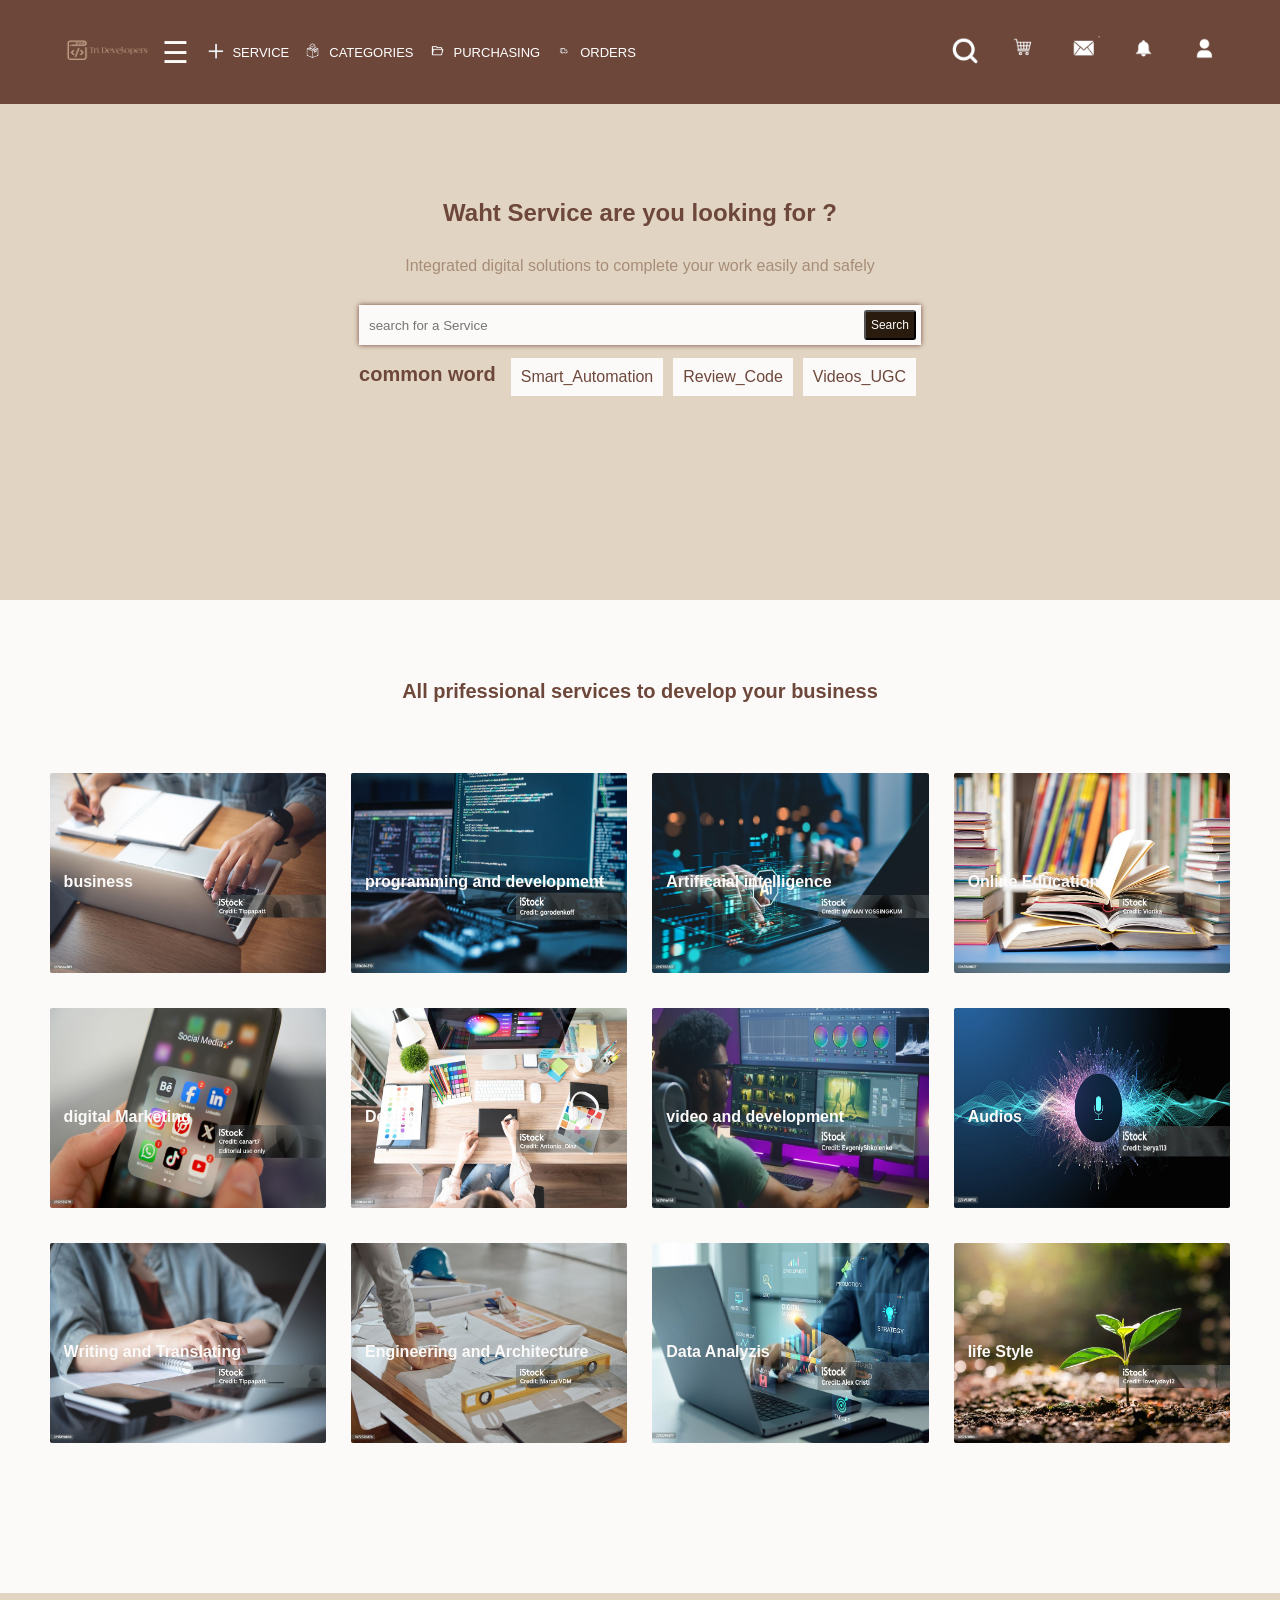
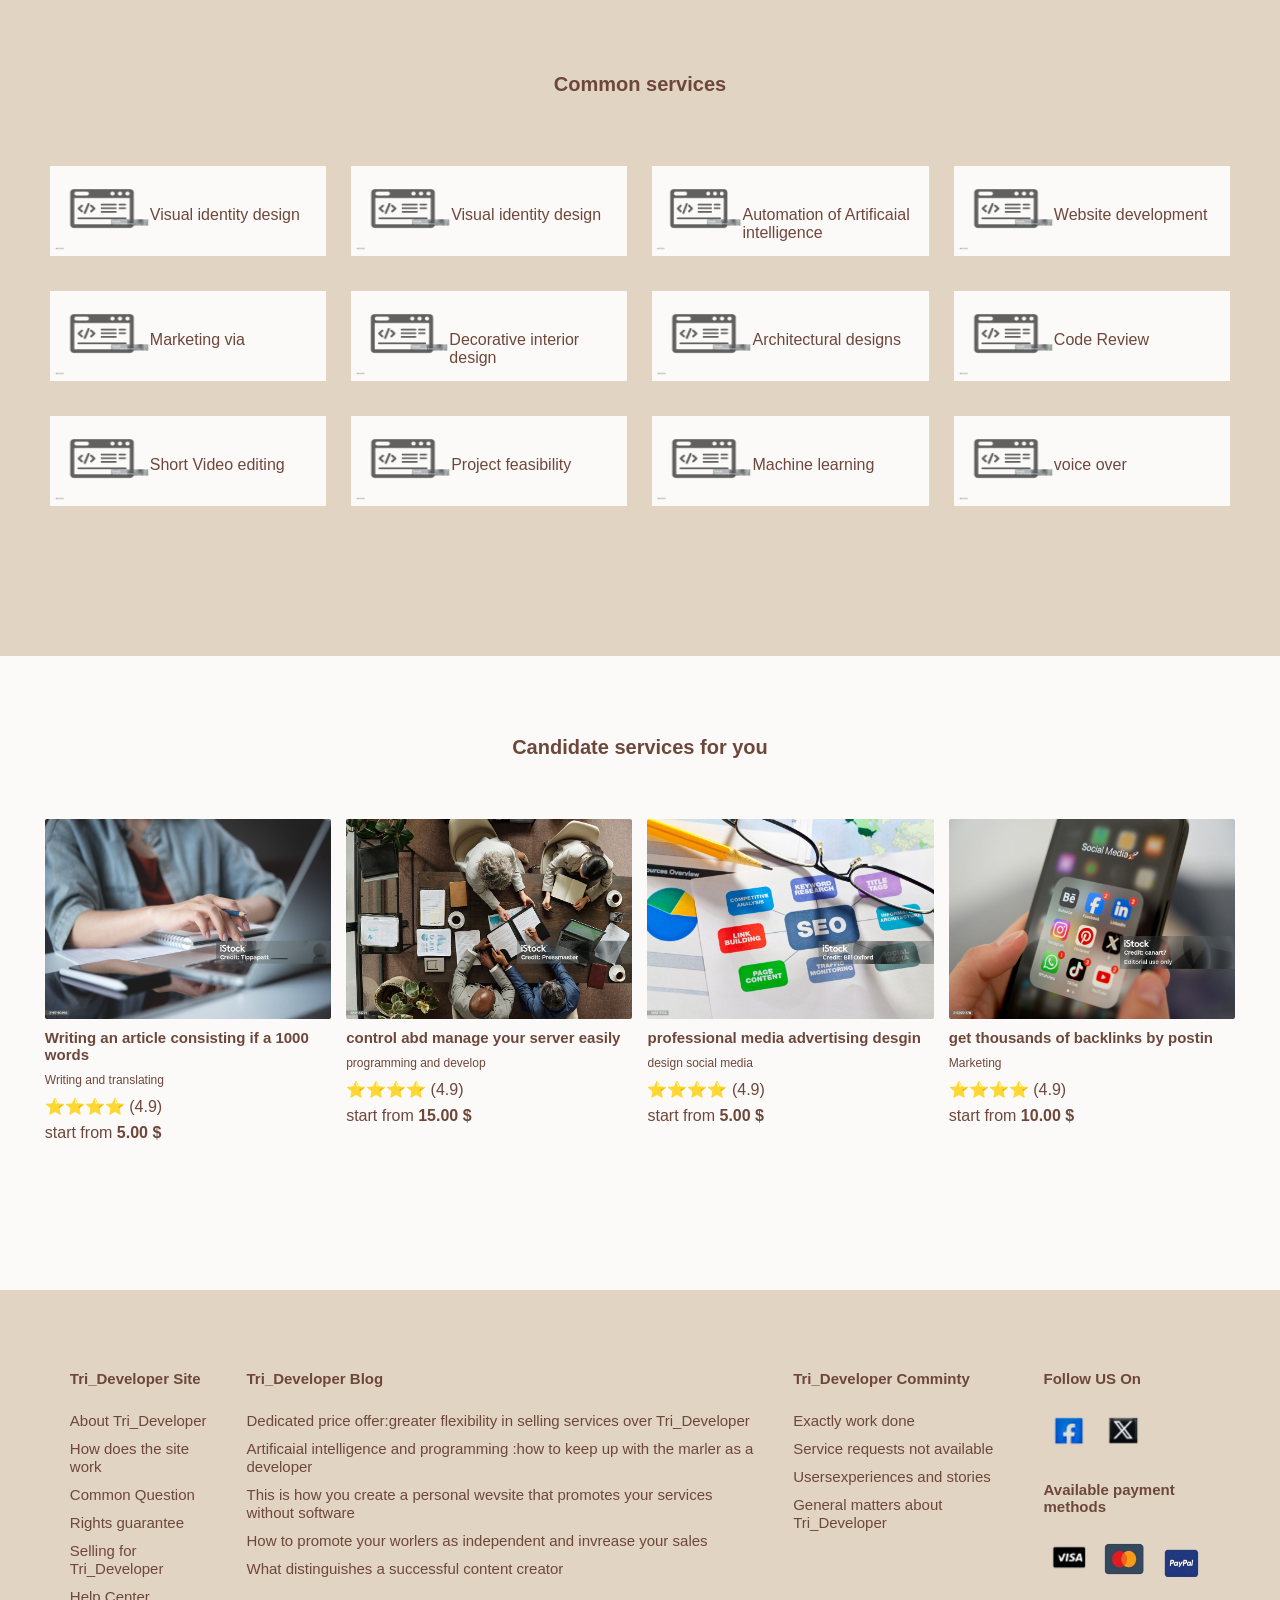
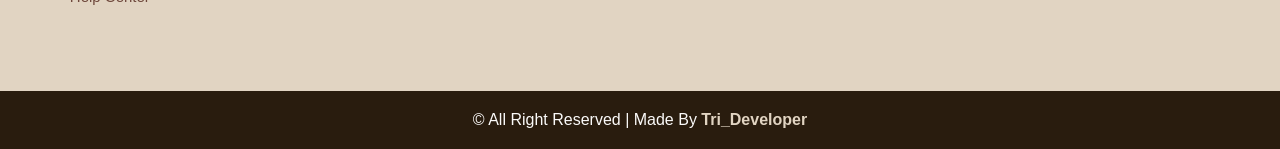
<file: Tri_Developer/index.html>
<!DOCTYPE html>
<html lang="en">

<head>
    <meta charset="UTF-8">
    <meta name="viewport" content="width=device-width, initial-scale=1.0">
    <link rel="stylesheet" href="css\style.css">
    <script src="Lola\servicePage_script.js"></script>
    <title>Tri_Developer</title>
</head>

<body>
    <!-- header start -->
    <header id="header">
        <div class="container">
            <nav class="navbar">
                <!-- left -->
                <div class="left_nav">
                    <div class="logo"> <a href="#"><img src="image\Logo.png" alt="Tri_Developers.logo"></a>
                    </div>
                    <div class="dropdown">
                        <span>☰</span>
                    </div>

                    <div class="list_icons">
                        <ul>

                            <li><a href="Lola\ServicesPage.html"><img src="image\add.png" alt="add_service"
                                        class="icons"><span>
                                        SERVICE</span></a></li>
                            <li><a href=""><img src="image\category.png" alt="category"
                                        class="icons"><span>CATEGORIES</span></a>
                            </li>
                            <li class="purchase"><a href=""><img src="image\folder.png" alt="purchasing"
                                        class="icons"><span>PURCHASING</span></a>
                                <div class="dropdown_pur">
                                    <p>There is no Orders</p>

                                    <a href="pur.html"><img src="image\folder.png" alt="orders" class="icons"><span>All
                                            purchasing</span></a>
                                </div>
                            </li>
                            <li class="Orders"> <a href=""><img src="image\truck.png" alt="orders"
                                        class="icons"><span>ORDERS</span></a>
                                <div class="dropdown_Order">
                                    <p>There is no Orders</p>

                                    <a href="orders.html"><img src="image\truck.png" alt="orders"
                                            class="icons"><span>All Orders</span></a>
                                </div>

                            </li>
                        </ul>
                    </div>
                </div>

                <!-- right  -->
                <div class="right_nav">



                    <ul>
                        <li><a href="#search" title="Search" style="cursor :pointer;"><img src="image\search.png"
                                    alt="Search" class="icons">
                        </li>
                        <li class="Cart"><a href="" title="Shoping Cart"><img src="image\cart.png" alt="cart"
                                    class="icons">
                                <div class="dropdown_Cart">
                                    <p>There is no shopping cart</p>

                                    <a href="shopping-cart.html"><img src="image\cart.png" alt="Cart"
                                            class="icons"><span>All shopping cart</span></a>
                                </div>
                        </li>
                        <li class="Messages"><a href="" title="messages"><img src="image\message.png" alt="message"
                                    class="icons"></a>
                            <div class="dropdown_Messages">
                                <p>There is no Messages</p>

                                <a href="Messages.html"><img src="image\message.png" alt="message"
                                        class="icons"><span>All Messages</span></a>
                            </div>
                        </li>
                        <li class="notification"><a href="" title="Notification"><img src="image\notification.png"
                                    alt="notification" class="icons"></a>
                            <div class="dropdown_notification">
                                <p>There is no Notification</p>

                                <a href="notification.html"><img src="image\notification.png" alt="Notification"
                                        class="icons"><span>All Notification</span></a>
                            </div>
                        </li>
                        <li><a href="myaccount.html" title="Profile"><img src="image\profile.png" alt="profile"
                                    class="icons"> </a>
                        </li>
                    </ul>
                </div>

            </nav>
        </div>
    </header>
    <!-- header end -->

    <section class="hero">
        <div class="container">

            <h2>Waht Service are you looking for ?</h2>
            <p>Integrated digital solutions to complete your work easily and safely</p>
            <form action="Lola\ServicesPage.html">
                <input type="text" name="Search_words" id="search" placeholder="search for a Service">
                <button>Search</button>

            </form>
            <div class="common_word">
                <h1>common word</h1>
                <ul>
                    <li onclick="select('Smart_Automation')">Smart_Automation</li>
                    <li onclick="select(Review_Code)">Review_Code</li>
                    <li onclick="select(Videos_UGC)">Videos_UGC</li>
                </ul>
            </div>
        </div>
    </section>
    <main>
        <section class="All_Services">
            <div class="container">
                <h1>All prifessional services to develop your business</h1>
                <div class="row">
                    <div class="col">
                        <span>business</span>
                        <a href=""><img src="image\Business.jpg" alt="business"></a>
                    </div>
                    <div class="col">
                        <span>programming and development</span>
                        <a href=""><img src="image\Coding.jpg" alt="programming and development"></a>
                    </div>
                    <div class="col">
                        <span>Artificaial intelligence</span>
                        <a href=""><img src="image\AI.jpg" alt="Artificaial intelligence"></a>
                    </div>
                    <div class="col">
                        <span>Online Education</span>
                        <a href=""><img src="image\Eduction.jpg" alt="Online Education"></a>
                    </div>
                    <div class="col">
                        <span>digital Marketing</span>
                        <a href=""><img src="image\Social.jpg" alt="digital Marketing"></a>
                    </div>
                    <div class="col">
                        <span>Design</span>
                        <a href=""><img src="image\Design.jpg" alt="Design"></a>
                    </div>
                    <div class="col">
                        <span>video and development</span>
                        <a href=""><img src="image\Editor.jpg" alt="video and development"></a>
                    </div>
                    <div class="col">
                        <span>Audios</span>
                        <a href=""><img src="image\Voices.jpg" alt="Audios"></a>
                    </div>
                    <div class="col">
                        <span>Writing and Translating</span>
                        <a href=""><img src="image\Writing.jpg" alt="Writing and Translating"></a>
                    </div>
                    <div class="col">
                        <span>Engineering and Architecture</span>
                        <a href=""><img src="image\Architcure.jpg" alt="Engineering and Architecture"></a>
                    </div>
                    <div class="col">
                        <span>Data Analyzis</span>
                        <a href=""><img src="image\Data.jpg" alt="Data Lifestyle"></a>
                    </div>
                    <div class="col">
                        <span>Iife Style</span>
                        <a href=""><img src="image\Life.jpg" alt="Engineering and Architecture"></a>
                    </div>


                </div>
            </div>
        </section>
        <section class="Common_Services">
            <div class="container">
                <h1>Common services</h1>
                <div class="row">
                    <div class="col">
                        <img src="image\common-service.png" alt="Visual identity design">
                        <a href="">Visual identity design</a>
                    </div>
                    <div class="col">
                        <img src="image\common-service.png" alt="Visual identity design">
                        <a href="">Visual identity design</a>
                    </div>
                    <div class="col">
                        <img src="image\common-service.png" alt="Automation of Artificaial intelligence">
                        <a href="">Automation of Artificaial intelligence</a>
                    </div>
                    <div class="col">
                        <img src="image\common-service.png" alt="Website development">
                        <a href="">Website development</a>
                    </div>
                    <div class="col">
                        <img src="image\common-service.png" alt="Marketing via">
                        <a href="">Marketing via</a>
                    </div>
                    <div class="col">
                        <img src="image\common-service.png" alt="Decorative interior design">
                        <a href="">Decorative interior design</a>
                    </div>
                    <div class="col">
                        <img src="image\common-service.png" alt="Architectural designs">
                        <a href="">Architectural designs</a>
                    </div>
                    <div class="col">
                        <img src="image\common-service.png" alt="Code Review">
                        <a href="">Code Review</a>
                    </div>
                    <div class="col">
                        <img src="image\common-service.png" alt="Short Video editing">
                        <a href="">Short Video editing </a>
                    </div>
                    <div class="col">
                        <img src="image\common-service.png" alt="Project feasibility">
                        <a href="">Project feasibility</a>
                    </div>
                    <div class="col">
                        <img src="image\common-service.png" alt="Machine learning">
                        <a href="">Machine learning</a>
                    </div>
                    <div class="col">
                        <img src="image\common-service.png" alt="voice over">
                        <a href="">voice over </a>
                    </div>

                </div>
            </div>
        </section>
        <section class="Recommend_Services">

            <div class="container">
                <h1>Candidate services for you</h1>
                <div class="row">

                    <div class="service_card">
                        <img src="image\Writing.jpg" alt="">

                        <div class="card_content">
                            <h3>Writing an article consisting if a 1000 words</h3>
                            <p class="category">Writing and translating</p>
                        </div>
                        <div class="rating"> ⭐⭐⭐⭐ (4.9)</div>
                        <div class="price">start from <span>5.00 $</span></div>
                    </div>
                    <div class="service_card">
                        <img src="image\project.jpg" alt="">

                        <div class="card_content">
                            <h3>control abd manage your server easily </h3>
                            <p class="category">programming and develop</p>
                        </div>
                        <div class="rating"> ⭐⭐⭐⭐ (4.9)</div>
                        <div class="price">start from <span>15.00 $</span></div>
                    </div>
                    <div class="service_card">
                        <img src="image\Seo.jpg" alt="">

                        <div class="card_content">
                            <h3>professional media advertising desgin </h3>
                            <p class="category">design social media</p>
                        </div>
                        <div class="rating"> ⭐⭐⭐⭐ (4.9)</div>
                        <div class="price">start from <span>5.00 $</span></div>
                    </div>
                    <div class="service_card">
                        <img src="image\Social.jpg" alt="">

                        <div class="card_content">
                            <h3>get thousands of backlinks by postin </h3>
                            <p class="category">Marketing</p>
                        </div>
                        <div class="rating">⭐⭐⭐⭐ (4.9)</div>
                        <div class="price">start from <span>10.00 $</span></div>
                    </div>
                </div>
            </div>
        </section>
    </main>

    <!-- footer start -->
    <footer>
        <!-- footer top -->
        <div class="footer_top">
            <div class="container">
                <div class="col">
                    <h3>Tri_Developer Site</h3>
                    <ul>
                        <li><a href="#">About Tri_Developer</a></li>
                        <li><a href="#">How does the site work</a></li>
                        <li><a href="#">Common Question</a></li>
                        <li><a href="#">Rights guarantee </a></li>
                        <li><a href="#">Selling for Tri_Developer</a></li>
                        <li><a href="Afaf\contact.html">Help Center</a></li>
                    </ul>
                </div>
                <div class="col">
                    <h3>Tri_Developer Blog</h3>
                    <ul>
                        <li><a href="#">Dedicated price offer:greater flexibility in selling services over
                                Tri_Developer</a></li>
                        <li><a href="#">Artificaial intelligence and programming :how to keep up with the marler as a
                                developer</a></li>
                        <li><a href="#">This is how you create a personal wevsite that promotes your services without
                                software </a></li>
                        <li><a href="#">How to promote your worlers as independent and invrease your sales</a></li>
                        <li><a href="#">What distinguishes a successful content creator</a></li>
                    </ul>
                </div>
                <div class="col">
                    <h3>Tri_Developer Comminty</h3>
                    <ul>
                        <li><a href="#">Exactly work done</a></li>
                        <li><a href="#">Service requests not available</a></li>
                        <li><a href="#">Usersexperiences and stories</a></li>
                        <li><a href="#">General matters about Tri_Developer </a></li>

                    </ul>
                </div>
                <div class="col">
                    <div class="follow_Us">
                        <h3>Follow US On</h3>
                        <div class="social_icons">
                            <a href="https://facebook.com" target="_blank"><img src="image\facebook-icon.png"
                                    alt="facebook"></a>
                            <a href="https://x.com" target="_blank"> <img src="image\X-icon.png" alt="X"></a>
                        </div>
                    </div>
                    <div class="Payment_Method">
                        <h3>Available payment methods</h3>
                        <div class="payment_icons">
                            <a href="https://www.paypal.com" target="_blank"> <img src="image\visaCard-icon.png"
                                    alt="visa-card"></a>
                            <a href="https://www.visa.com" target="_blank"><img src="image\master-card-icon.png"
                                    alt=""></a>
                            <a href="https://www.mastercard.com" target="_blank"> <img src="image\paypal-icon.png"
                                    alt=""></a>
                        </div>
                    </div>
                </div>

            </div>
        </div>
        <!-- copyrights -->
        <div class="copyright">
            <p>&copy; All Right Reserved | Made By <strong><a href="#">Tri_Developer</a></strong></p>
        </div>
    </footer>
    <!-- footer end -->
</body>

</html>
</file>
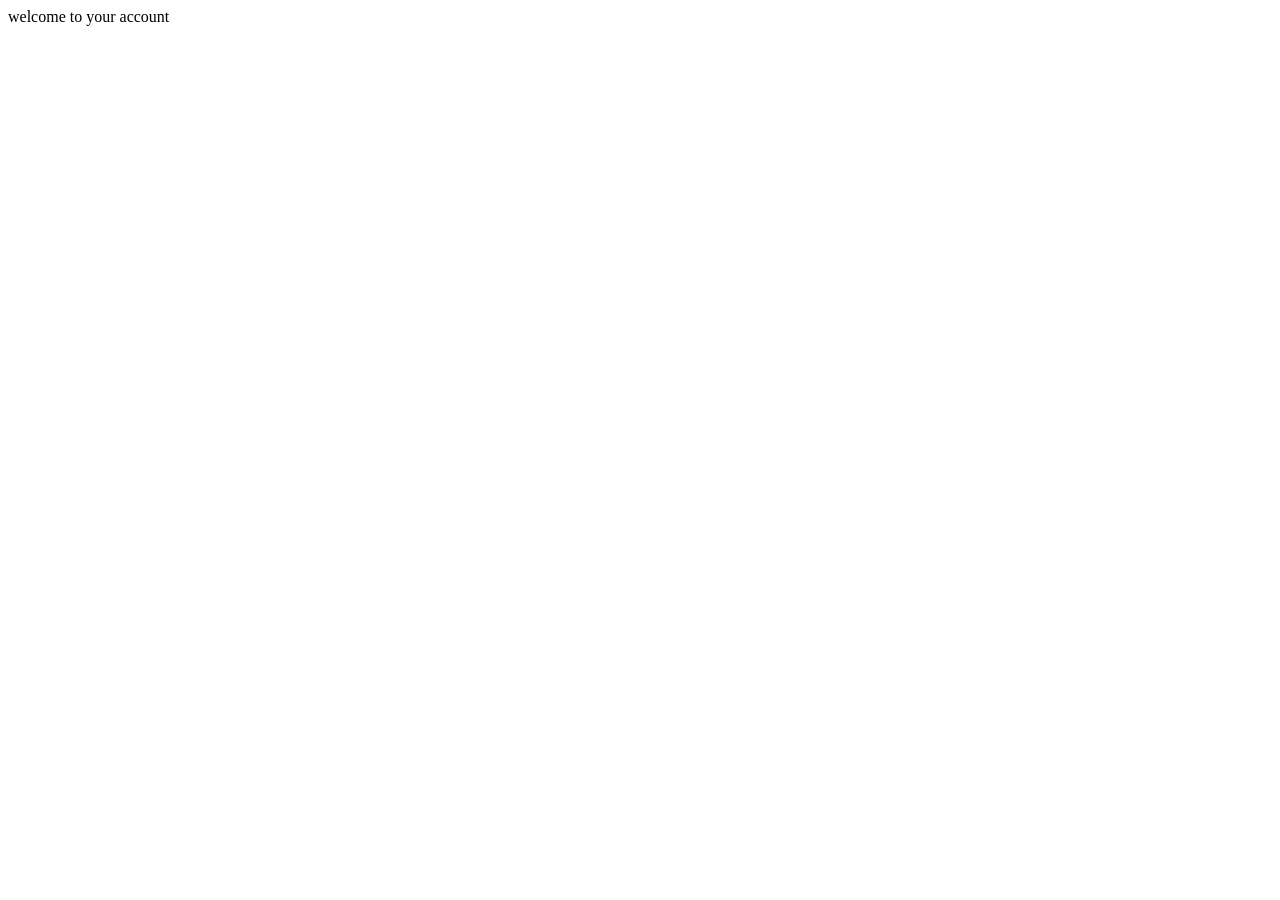
<file: Tri_Developer/myaccount.html>
<!DOCTYPE html>
<html lang="en">

<head>
    <meta charset="UTF-8">
    <meta name="viewport" content="width=device-width, initial-scale=1.0">
    <title>Document</title>
</head>

<body>
    welcome to your account
</body>

</html>
</file>
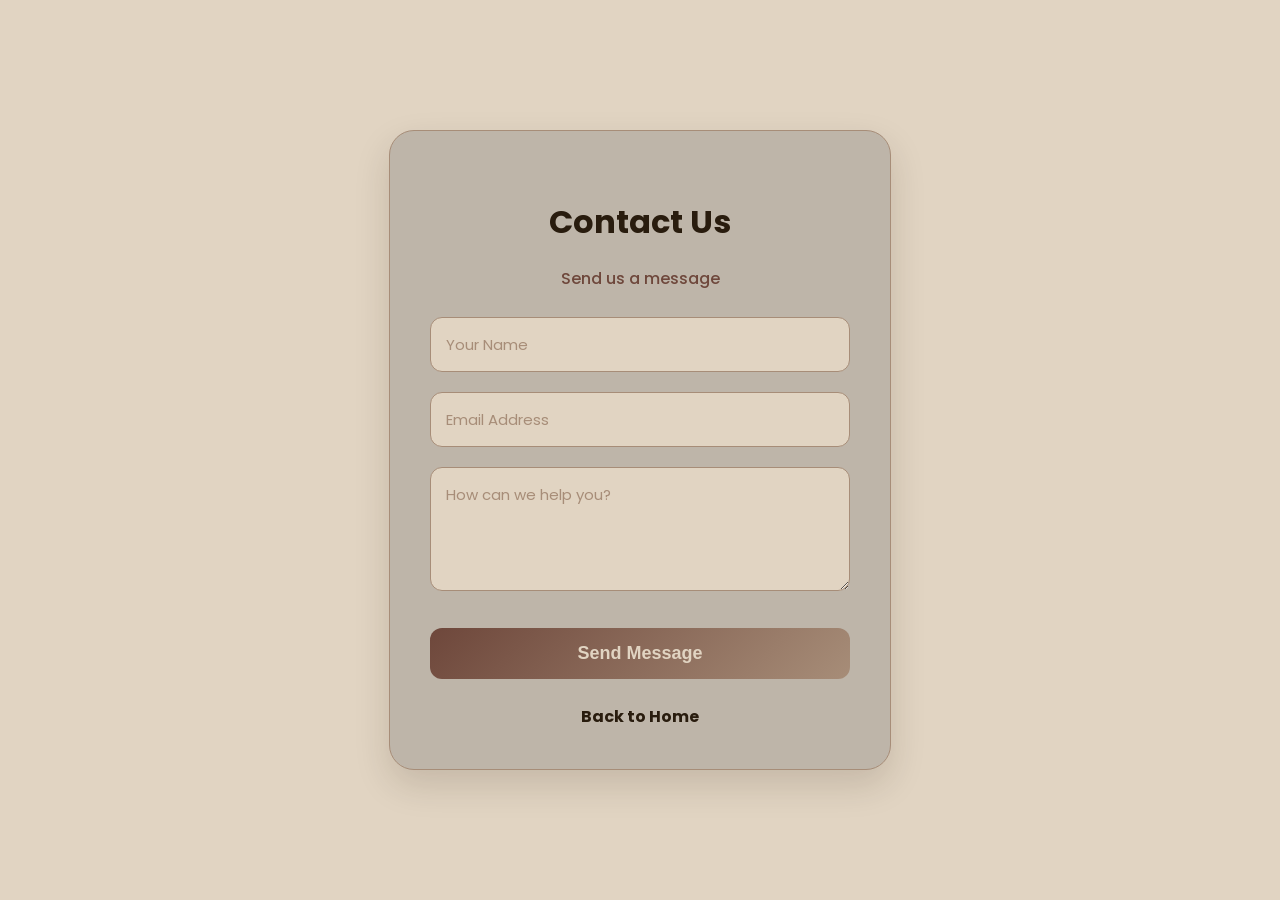
<file: Tri_Developer/Afaf/contact.html>
<!DOCTYPE html>
<html lang="en">

<head>
    <meta charset="UTF-8">
    <meta name="viewport" content="width=device-width, initial-scale=1.0">
    <title>Contact Us - Tri_Developer</title>
    <link href="https://fonts.googleapis.com/css2?family=Poppins:wght@300;500;700&display=swap" rel="stylesheet">
    <style>
        body {
            margin: 0;
            padding: 0;
            font-family: 'Poppins', sans-serif;
            background: #E1D4C2;
            display: flex;
            justify-content: center;
            align-items: center;
            min-height: 100vh;
            color: #291C0E;
        }

        .login-card {
            background: #BEB5A9;
            border-radius: 25px;
            border: 1px solid #A78D78;
            padding: 40px;
            width: 420px;
            text-align: center;
            box-shadow: 0 15px 35px rgba(41, 28, 14, 0.15);
        }

        h2 {
            color: #291C0E;
            font-size: 32px;
            margin-bottom: 20px;
            font-weight: 700;
        }

        p {
            color: #6E473B;
            font-weight: 500;
        }

        input,
        textarea {
            width: 100%;
            padding: 15px;
            margin: 10px 0;
            background: #E1D4C2;
            border: 1px solid #A78D78;
            border-radius: 12px;
            color: #291C0E;
            outline: none;
            font-family: 'Poppins';
            font-size: 15px;
            box-sizing: border-box;
        }

        input::placeholder,
        textarea::placeholder {
            color: #A78D78;
        }

        button {
            width: 100%;
            padding: 15px;
            margin-top: 20px;
            background: linear-gradient(135deg, #6E473B, #A78D78);
            border: none;
            border-radius: 12px;
            color: #E1D4C2;
            font-size: 18px;
            font-weight: bold;
            cursor: pointer;
            transition: 0.3s;
        }

        button:hover {
            transform: translateY(-2px);
        }

        .footer-links {
            margin-top: 25px;
        }

        .footer-links a {
            color: #291C0E;
            text-decoration: none;
            font-weight: bold;
        }

        .error-message {
            color: #6E473B;
            font-size: 14px;
            margin-top: 10px;
            display: none;
            font-weight: bold;
        }
    </style>
</head>

<body>

    <div class="login-card">
        <h2>Contact Us</h2>
        <p>Send us a message</p>

        <form id="contactForm">
            <input type="text" id="contactName" placeholder="Your Name" required>
            <input type="email" id="contactEmail" placeholder="Email Address" required>
            <textarea id="contactMessage" placeholder="How can we help you?" rows="4" required></textarea>

            <div id="contactError" class="error-message"></div>

            <button type="button" onclick="sendMessage()">Send Message</button>
        </form>

        <div class="footer-links">
            <a href="../index.html">Back to Home</a>
        </div>
    </div>

    <script>
        console.log("Log: Contact page initialized. Standing by to accept feedback submission.");

        function sendMessage() {
            var name = document.getElementById("contactName").value;
            var email = document.getElementById("contactEmail").value;
            var message = document.getElementById("contactMessage").value;
            var errorDiv = document.getElementById("contactError");

            console.log("Log: Send Message button clicked. Inspecting support ticket...");
            console.log("Captured Data -> From: " + name + " | Message Length: " + message.length + " characters.");

            if (name === "" || email === "" || message === "") {
                console.warn("Validation Warning: User attempted to send an incomplete feedback message.");
                errorDiv.innerText = "Please fill in all fields before sending!";
                errorDiv.style.display = "block";
            } else {
                console.log("Log: Message validation successful. Dispatching notification...");
                errorDiv.style.display = "none";
                alert("Thank you, ! Your message has been sent successfully.");
                window.location.href = "../index.html";


                // document.getElementById("contactForm").reset();
                // console.log("Log: Contact form cleared and reset to initial state.");
            }
        }
    </script>

</body>

</html>
</file>
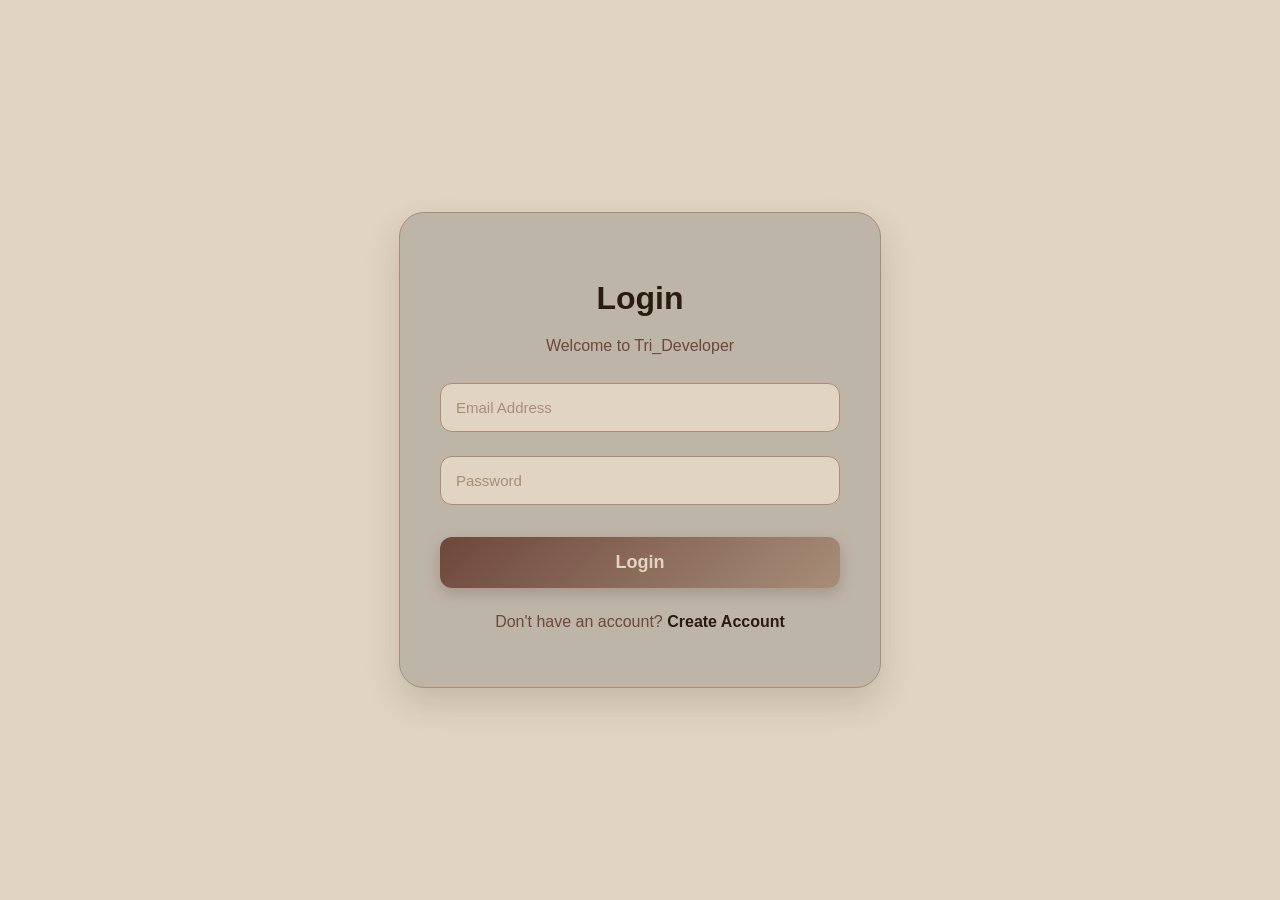
<file: Tri_Developer/Afaf/login.html>
<!DOCTYPE html>
<html lang="en">

<head>
    <meta charset="UTF-8">
    <meta name="viewport" content="width=device-width, initial-scale=1.0">
    <title>Login - Tri_Developer</title>
    <!-- <link href="https://fonts.googleapis.com/css2?family=Poppins:wght@300;500;700&display=swap" rel="stylesheet"> -->
    <style>
        body {
            margin: 0;
            padding: 0;
            font-family: 'Poppins', sans-serif;
            background: #E1D4C2;
            display: flex;
            justify-content: center;
            align-items: center;
            height: 100vh;
            color: #291C0E;
        }

        .login-card {
            background: #BEB5A9;
            border-radius: 25px;
            border: 1px solid #A78D78;
            padding: 40px;
            width: 400px;
            text-align: center;
            box-shadow: 0 15px 35px rgba(41, 28, 14, 0.15);
        }

        h2 {
            color: #291C0E;
            font-size: 32px;
            margin-bottom: 20px;
            font-weight: 700;
        }

        p {
            color: #6E473B;
            font-weight: 500;
        }

        input {
            width: 100%;
            padding: 15px;
            margin: 12px 0;
            background: #E1D4C2;
            border: 1px solid #A78D78;
            border-radius: 12px;
            color: #291C0E;
            outline: none;
            font-size: 15px;
            box-sizing: border-box;
        }

        input::placeholder {
            color: #A78D78;
        }

        button {
            width: 100%;
            padding: 15px;
            margin-top: 20px;
            background: linear-gradient(135deg, #6E473B, #A78D78);
            border: none;
            border-radius: 12px;
            color: #E1D4C2;
            font-size: 18px;
            font-weight: bold;
            cursor: pointer;
            box-shadow: 0 5px 15px rgba(110, 71, 59, 0.3);
            transition: 0.3s;
        }

        button:hover {
            transform: translateY(-2px);
        }

        .footer-links {
            margin-top: 25px;
            color: #6E473B;
        }

        .footer-links a {
            color: #291C0E;
            text-decoration: none;
            font-weight: bold;
        }

        .error-message {
            color: #6E473B;
            font-size: 14px;
            margin-top: 10px;
            display: none;
            font-weight: bold;
        }
    </style>
</head>

<body>

    <div class="login-card">
        <h2>Login</h2>
        <p>Welcome to Tri_Developer</p>

        <form id="loginForm">
            <input type="email" id="emailInput" placeholder="Email Address" required>
            <input type="password" id="passwordInput" placeholder="Password" required>
            <div id="errorDiv" class="error-message"></div>
            <button type="button" onclick="validateLogin()">Login</button>
        </form>

        <div class="footer-links">
            <p>Don't have an account? <a href="signup.html">Create Account</a></p>
        </div>
    </div>

    <script>
        // كونسول ترحيبي يطبع فور تحميل الصفحة للتأكد من اتصال الجافا سكريبت بنجاح
        console.log("Log: Login page loaded successfully. Ready for user inputs.");

        function validateLogin() {
            var email = document.getElementById("emailInput").value;
            var password = document.getElementById("passwordInput").value;
            var errorDiv = document.getElementById("errorDiv");

            console.log("Log: Login button clicked. Checking credentials...");
            console.log("Captured Data -> Email: " + email + " | Password Length: " + password.length);

            if (email === "" || password === "") {
                console.warn("Validation Warning: User left fields empty!");
                errorDiv.innerText = "Please fill in all fields!";
                errorDiv.style.display = "block";
            } else if (password.length < 6) {
                console.warn("Validation Warning: Password is shorter than 6 characters.");
                errorDiv.innerText = "Password must be at least 6 characters!";
                errorDiv.style.display = "block";
            } else {
                console.log("Log: Validation passed successfully. Redirecting user to home.html...");
                errorDiv.style.display = "none";
                alert("Login Successful! Redirecting to Home Page...");
                window.location.href = "../index.html";
            }
        }
    </script>

</body>

</html>
</file>
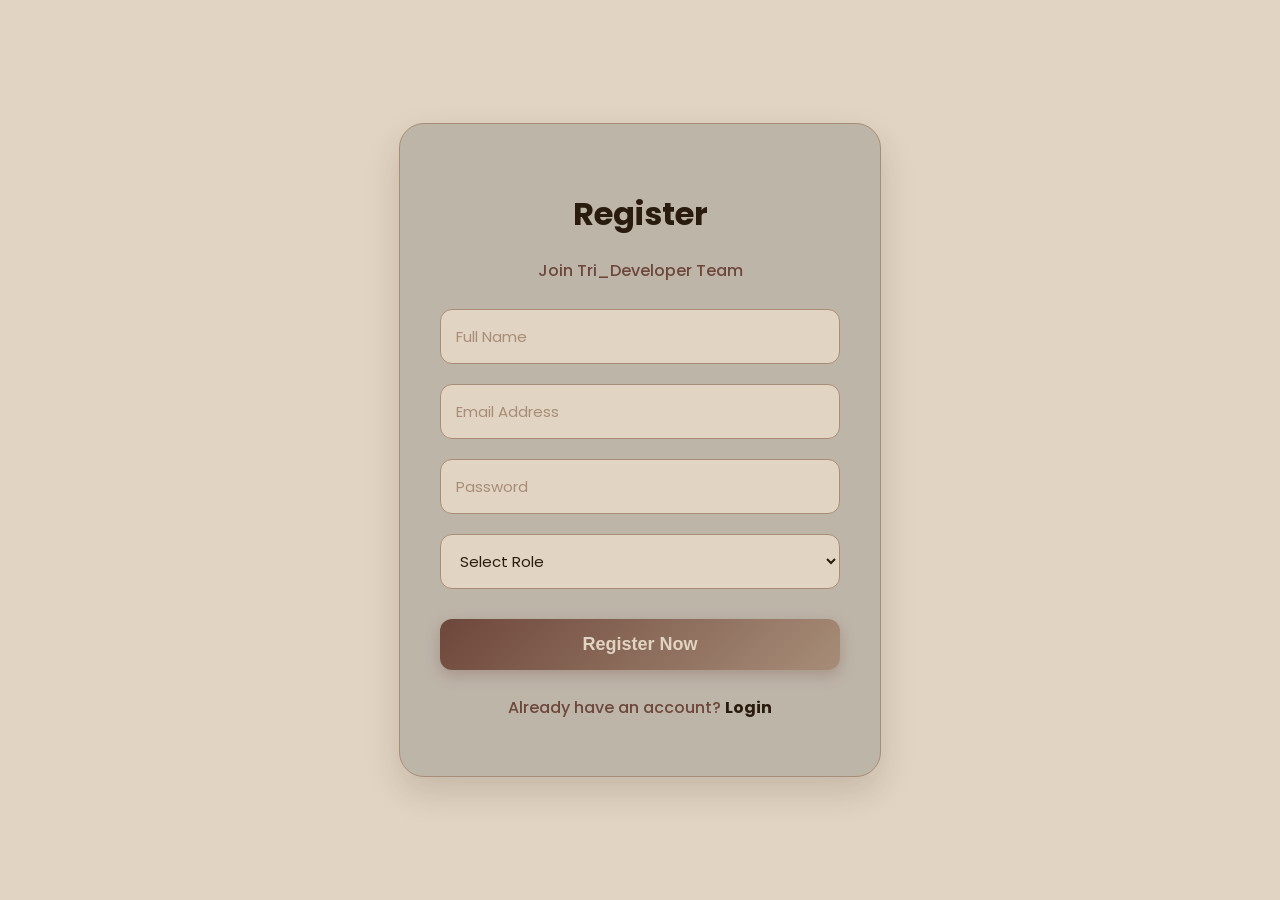
<file: Tri_Developer/Afaf/signup.html>
<!DOCTYPE html>
<html lang="en">

<head>
    <meta charset="UTF-8">
    <meta name="viewport" content="width=device-width, initial-scale=1.0">
    <title>Sign Up - Tri_Developer</title>
    <link href="https://fonts.googleapis.com/css2?family=Poppins:wght@300;500;700&display=swap" rel="stylesheet">
    <style>
        body {
            margin: 0;
            padding: 0;
            font-family: 'Poppins', sans-serif;
            background: #E1D4C2;
            display: flex;
            justify-content: center;
            align-items: center;
            min-height: 100vh;
            color: #291C0E;
        }

        .login-card {
            background: #BEB5A9;
            border-radius: 25px;
            border: 1px solid #A78D78;
            padding: 40px;
            width: 400px;
            text-align: center;
            box-shadow: 0 15px 35px rgba(41, 28, 14, 0.15);
        }

        h2 {
            color: #291C0E;
            font-size: 32px;
            margin-bottom: 20px;
            font-weight: 700;
        }

        p {
            color: #6E473B;
            font-weight: 500;
        }

        input,
        select {
            width: 100%;
            padding: 15px;
            margin: 10px 0;
            background: #E1D4C2;
            border: 1px solid #A78D78;
            border-radius: 12px;
            color: #291C0E;
            outline: none;
            font-family: 'Poppins';
            font-size: 15px;
            box-sizing: border-box;
        }

        input::placeholder {
            color: #A78D78;
        }

        option {
            color: #291C0E;
            background: #E1D4C2;
        }

        button {
            width: 100%;
            padding: 15px;
            margin-top: 20px;
            background: linear-gradient(135deg, #6E473B, #A78D78);
            border: none;
            border-radius: 12px;
            color: #E1D4C2;
            font-size: 18px;
            font-weight: bold;
            cursor: pointer;
            box-shadow: 0 5px 15px rgba(110, 71, 59, 0.3);
            transition: 0.3s;
        }

        button:hover {
            transform: translateY(-2px);
        }

        .footer-links {
            margin-top: 25px;
            color: #6E473B;
        }

        .footer-links a {
            color: #291C0E;
            text-decoration: none;
            font-weight: bold;
        }

        .error-message {
            color: #6E473B;
            font-size: 14px;
            margin-top: 10px;
            display: none;
            font-weight: bold;
        }
    </style>
</head>

<body>

    <div class="login-card">
        <h2>Register</h2>
        <p>Join Tri_Developer Team</p>

        <form id="registerForm">
            <input type="text" id="nameInput" placeholder="Full Name" required>
            <input type="email" id="signUpEmail" placeholder="Email Address" required>
            <input type="password" id="signUpPassword" placeholder="Password" required>

            <select id="roleSelect" required>
                <option value="" disabled selected>Select Role</option>
                <option value="seller">Seller</option>
                <option value="buyer">Buyer</option>
            </select>

            <div id="signUpError" class="error-message"></div>

            <button type="button" onclick="validateSignUp()">Register Now</button>
        </form>

        <div class="footer-links">
            <p>Already have an account? <a href="login.html">Login</a></p>
        </div>
    </div>

    <script>
        console.log("Log: Registration page loaded successfully. Standing by for registration data.");

        function validateSignUp() {
            var name = document.getElementById("nameInput").value;
            var email = document.getElementById("signUpEmail").value;
            var password = document.getElementById("signUpPassword").value;
            var role = document.getElementById("roleSelect").value;
            var errorDiv = document.getElementById("signUpError");

            console.log("Log: Register button clicked. Processing registration...");
            console.log("Captured Data -> Name: " + name + " | Email: " + email + " | Role Chosen: " + role);

            if (name === "" || email === "" || password === "" || role === "") {
                console.warn("Validation Warning: One or more fields are empty in registration form.");
                errorDiv.innerText = "All fields are required, please select your role!";
                errorDiv.style.display = "block";
            } else if (password.length < 6) {
                console.warn("Validation Warning: Registration password is less than 6 characters.");
                errorDiv.innerText = "Password must be at least 6 characters!";
                errorDiv.style.display = "block";
            } else {
                console.log("Log: Account verification cleared. Transferring user back to login.html...");
                errorDiv.style.display = "none";
                alert("Account Created Successfully! Welcome to Tri_Developer.");
                window.location.href = "../index.html";
            }
        }
    </script>

</body>

</html>
</file>
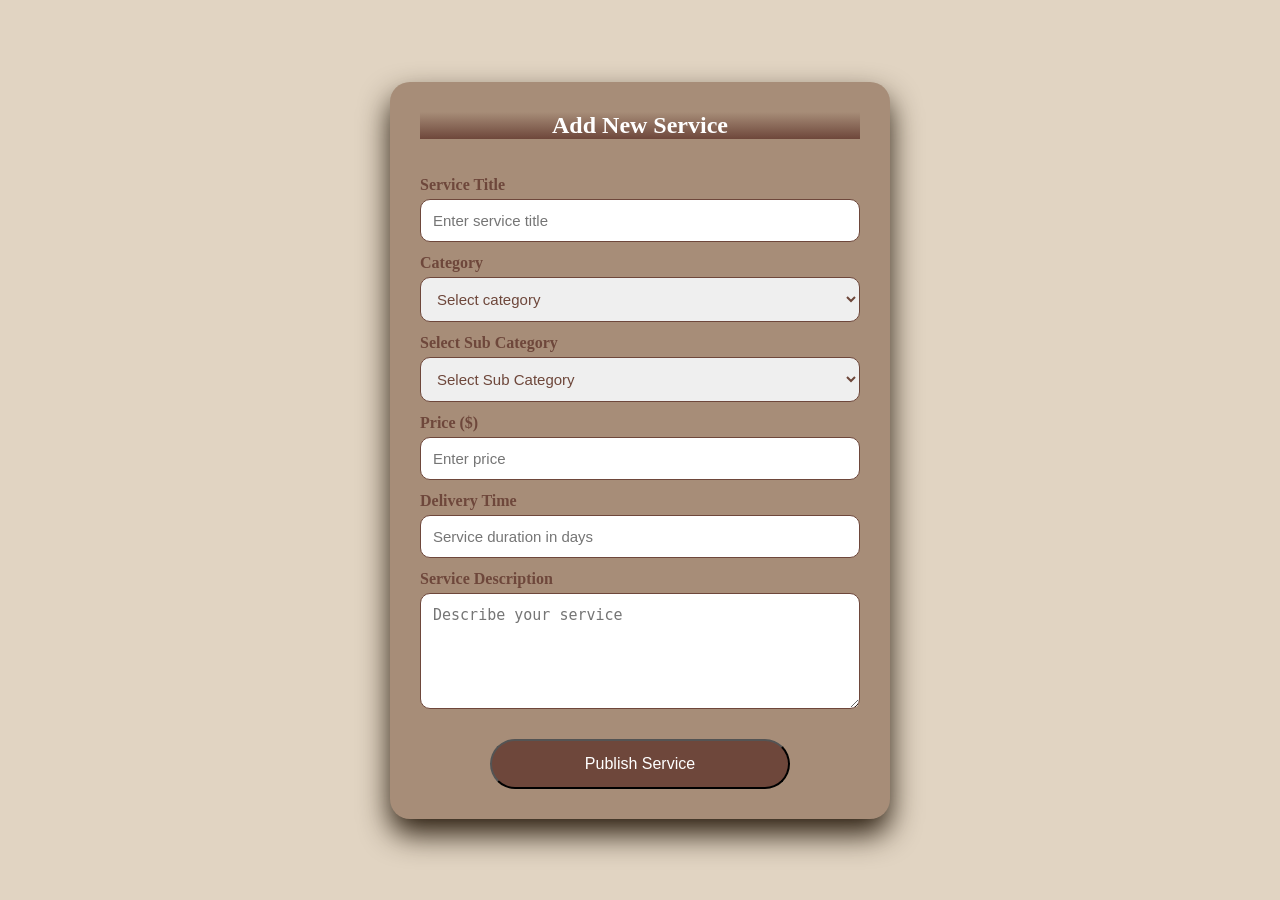
<file: Tri_Developer/Lola/add-service-page.html>
<!DOCTYPE html>
<html lang="en">

<head>
    <meta charset="UTF-8">
    <meta name="viewport" content="width=device-width, initial-scale=1.0">
    <title>Add Service</title>
    <link rel="stylesheet" href="AddServicePage_style.css">
</head>

<body>

    <section class="add-service">
        <div class="form-container">
            <h1>Add New Service</h1>

            <form id="serviceForm">
                <label>Service Title</label>
                <input type="text" id="serviceTitle" placeholder="Enter service title" required>

                <label> Category</label>
                <select id="category" required>
                    <option value=""> Select category </option>
                    <option>Programming</option>
                    <option>Legal</option>
                    <option>Marketing</option>
                    <option>Design</option>
                    <option>Translation</option>
                    <option>Education</option>
                </select>

                <label> Select Sub Category </label>
                <select id="subCategory">
                    <option> Select Sub Category</option>
                </select>

                <label>Price ($)</label>
                <input type="number" id="price" placeholder="Enter price" min="5" max="500" required>

                <label>Delivery Time</label>
                <input type="number" id="duration" placeholder="Service duration in days" min="1" max="100" required>

                <label>Service Description</label>
                <textarea id="description" rows="5" placeholder="Describe your service" required></textarea>

                <button type="submit"> Publish Service</button>
            </form>
        </div>
    </section>

    <script src="AddServicePage_Script.js"></script>
</body>
</html>
</file>
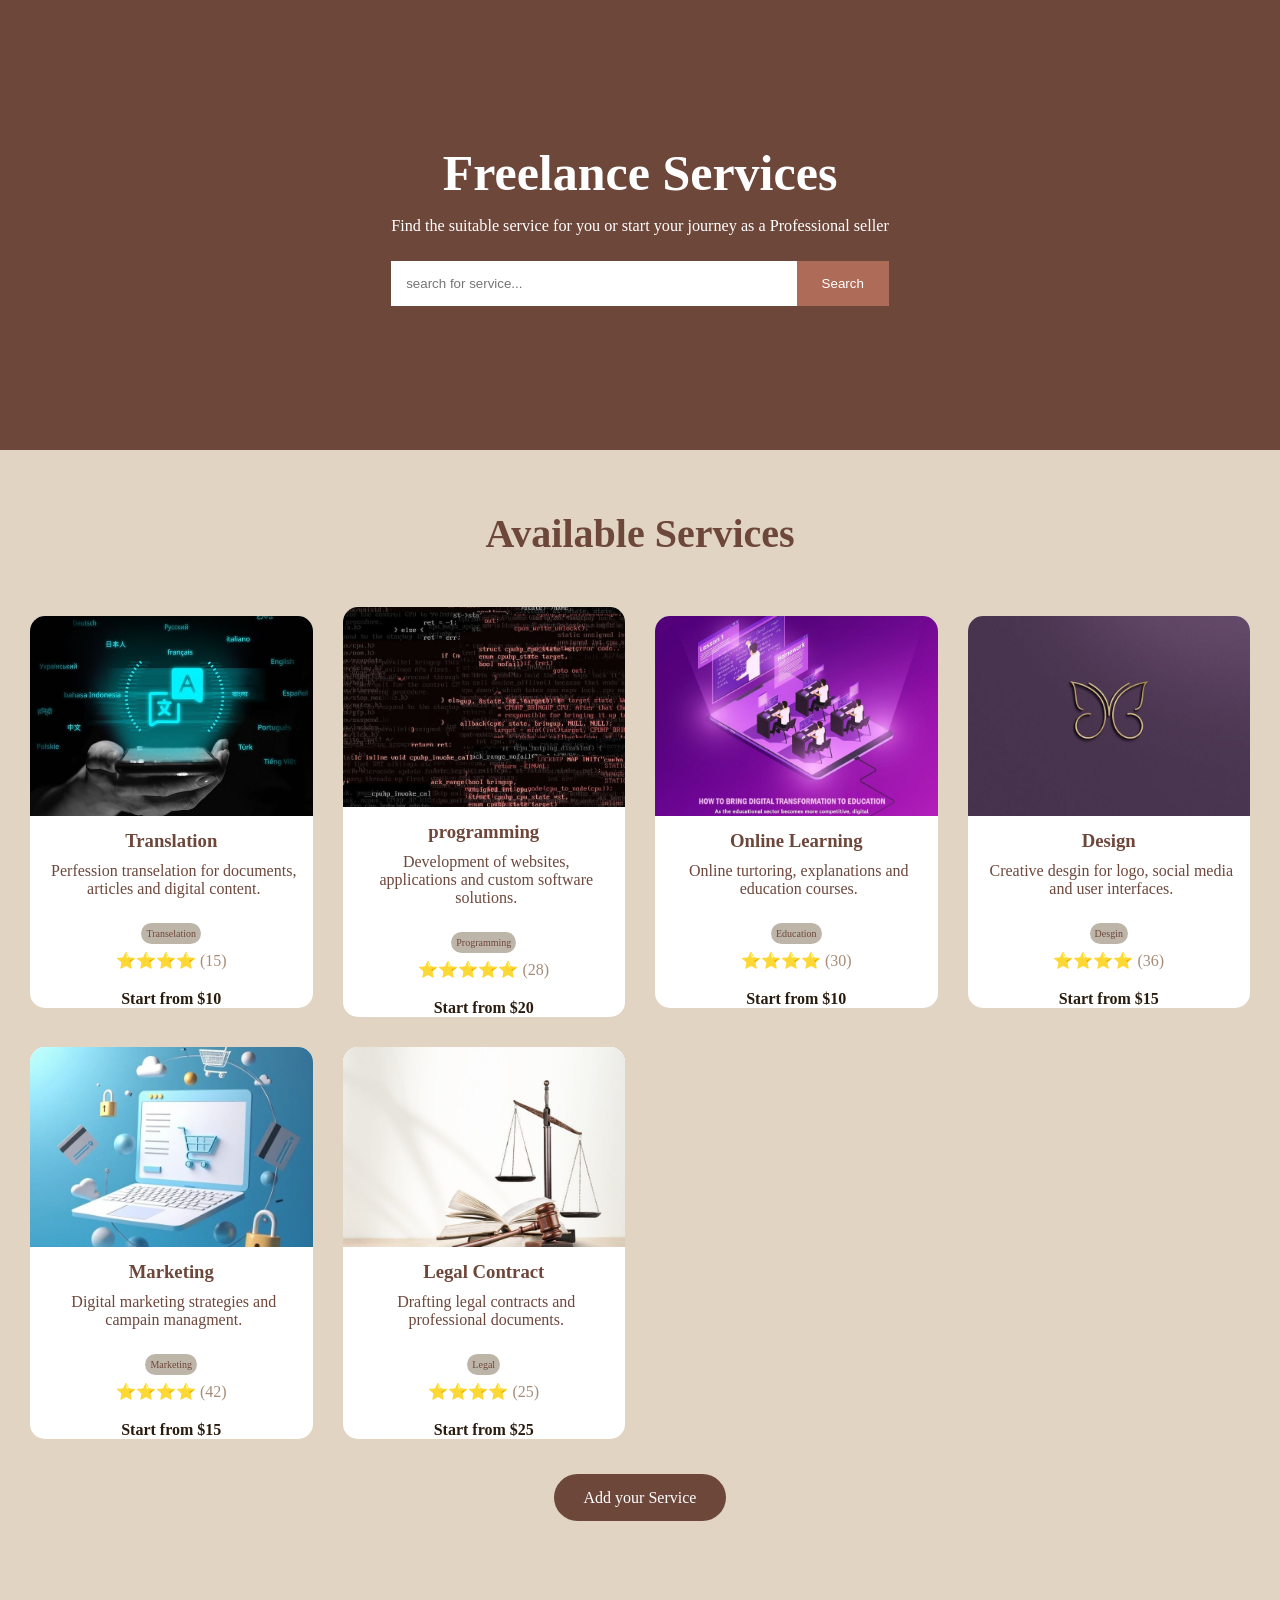
<file: Tri_Developer/Lola/ServicesPage.html>
<!DOCTYPE html>
<html lang="en" dir="ltr">

<head>
    <meta charset="UTF-8">
    <meta name="viewport" content="width=device-width, initial-scale=1.0">
    <title>Service Page</title>
    <link rel="stylesheet" href="ServicePage_style.css">
</head>

<body>

    <!-- hero section -->
    <section class="hero">
        <div class="hero-content">
            <h1>Freelance Services</h1>
            <p>Find the suitable service for you or start your journey as a Professional seller</p>
            <div class="search-box">
                <input id="searchInput" type="text" placeholder="search for service...">
                <button id="searchBtn">Search</button>
            </div>
        </div>
    </section>

    <!-- service section -->
    <section class="services">
        <h2>Available Services</h2>

        <!-- services contents -->
        <div class="services-container">

            <!-- services card [1] -->
            <div class="service-card" id="translation">
                <img src="image/transelation.jpg" alt="image of transelation">
                <h3>Translation</h3>
                <p>Perfession transelation for documents, articles and digital content.</p>
                <!-- service information -->
                <div class="service-info">
                    <span class="category">Transelation</span>
                    <div class="rating">⭐⭐⭐⭐
                        <span>(15)</span>
                    </div>
                </div>
                <div class="price">Start from $10</div>
            </div>

            <!-- services card [2] -->
            <div class="service-card" id="programming">
                <img src="image/programming.jpg" alt="image of programming">
                <h3>programming</h3>
                <p>Development of websites, applications and custom software solutions.</p>
                <!-- service information -->
                <div class="service-info">
                    <span class="category">Programming</span>
                    <div class="rating">⭐⭐⭐⭐⭐
                        <span>(28)</span>
                    </div>
                </div>
                <div class="price">Start from $20</div>
            </div>

            <!-- services card [3] -->
            <div class="service-card" id="education">
                <img src="image/learning.jpg" alt="image of learning">
                <h3>Online Learning </h3>
                <p>Online turtoring, explanations and education courses.</p>
                <!-- service information -->
                <div class="service-info">
                    <span class="category">Education</span>
                    <div class="rating">⭐⭐⭐⭐
                        <span>(30)</span>
                    </div>
                </div>
                <div class="price">Start from $10</div>
            </div>

            <!-- services card [4] -->
            <div class="service-card" id="design">
                <img src="image/desgin.jpg" alt="image of desgining">
                <h3>Design</h3>
                <p>Creative desgin for logo, social media and user interfaces.</p>
                <!-- service information -->
                <div class="service-info">
                    <span class="category">Desgin</span>
                    <div class="rating">⭐⭐⭐⭐
                        <span>(36)</span>
                    </div>
                </div>
                <div class="price">Start from $15</div>
            </div>

            <!-- services card [5] -->
            <div class="service-card" id="marketing">
                <img src="image/shopping.jpg" alt="image of Marketing">
                <h3>Marketing</h3>
                <p>Digital marketing strategies and campain managment.</p>
                <!-- service information -->
                <div class="service-info">
                    <span class="category"> Marketing</span>
                    <div class="rating">⭐⭐⭐⭐
                        <span>(42)</span>
                    </div>
                </div>
                <div class="price">Start from $15</div>
            </div>

            <!-- services card [6] -->
            <div class="service-card" id="legal">
                <img src="image/Low.jpg" alt="image of Law">
                <h3>Legal Contract</h3>
                <p>Drafting legal contracts and professional documents.</p>
                <!-- service information -->
                <div class="service-info">
                    <span class="category"> Legal</span>
                    <div class="rating">⭐⭐⭐⭐
                        <span>(25)</span>
                    </div>
                </div>
                <div class="price">Start from $25</div>
            </div>


        </div>

        <!-- adding service botton -->
        <div class="seller-section">
            <a href="add-service-page.html" class="sell-button">Add your Service</a>
        </div>
    </section>

    <script src="servicePage_script.js"></script>
</body>

</html>
</file>
<file: Tri_Developer/Lola/AddServicePage_style.css>
/* disgin whole page */
    * {
        margin: 0;
        padding: 0;
        box-sizing: border-box;
    }

    body {
        font-family: Tahoma;
        background: #E1D4C2;
        /* color:#E1D4C2; */
        display: flex;
        justify-content: center;
        align-items: center;
        min-height: 100vh;
    }

    /* add service section the main section */
    .add-service {
        width: 90%;
        padding: 40px 20px;
    }

    /* form desgin */
    .form-container {
        width: 500px;
        max-width: 90%;
        background: #A78D78;
        margin: auto;
        padding: 30px;
        border-radius: 20px;
        /* shadow behind the form */
        box-shadow: 0px 15px 30px #291C0E;
    }

    /* page title desgin */
    .form-container h1 {
        text-align: center;
        margin-bottom: 25px;
        color: white;
        /* text-decoration: underline; */
        background: linear-gradient( #A78D78, #6E473B);
    }

    /* form elements order  */
    form {
        display: flex;
        flex-direction: column;
    }

    /* all label desgin */
    label {
        margin-top: 12px;
        margin-bottom: 5px;
        font-weight: bold;
        color: #6E473B;
    }

    input,
    select,
    textarea {
        padding: 12px;
        border: 1px solid #6E473B;
        outline: none;
        border-radius: 10px;
        font-size: 15px;
        color: #6E473B;
    }

    input:focus,
    select:focus,
    textarea:focus {
        box-shadow: 0px 15px 30px #6E473B;
    }

    /* button degin */
    button {
        display: block;
        margin-top: 30px;
        padding: 14px;
        border-radius:30px ;
        background: #6E473B;
        color: white;
        font-size: 16px;
        width: 300px;
        /* width of this button only*/
        margin: 30px auto 0;
        /* margin auto  يوزع الفراغ من اليمين واليسار بالتساوي */
        align-items: center;
        /* button at the middle*/
    }

    /* hover to effect button element while moving over thier */
    button:hover {
        background: #6E473B;
    }

   /* responsive design*/
   @media (max-width: 768px) {

       /* مساحة الصفحة */
       .add-service {
           width: 100%;
           padding: 20px;
       }

       /* form */
       .form-container {
           width: 100%;
           max-width: 100%;
           padding: 20px;
       }

       /* title */
       .form-container h1 {
           font-size: 28px;
       }

       /* publish button */
       button {
           width: 90%;
       }

    }
</file>
<file: Tri_Developer/Lola/ServicePage_style.css>
/*  body design  */
    * {
        margin: 0;
        padding: 0;
        box-sizing: border-box;
    }

    body {
        font-family: tohoma;
        background-color: #E1D4C2;
        color: #6E473B;

        /* for nav */
        padding-bottom: 70px;
    }

    /* hero section desgin */
    .hero {
        height: 50vh;
        background: #6E473B;
        background-size: cover;
        background-position: center;
        display: flex;
        justify-content: center;
        align-items: center;
        text-align: center;
    }

    /* text over image */
    .hero-content h1 {
        color: white;
        font-size: 50px;
        /* 3rem */
        margin-bottom: 15px;
    }

    .hero-content p {
        color: white;
        font-size: 16.2px;
        /* 1.2rem */
        margin-bottom: 25px;
    }

    /* search box */
    .search-box {
        display: flex;
        width: 100%;
        max-width: 500px;
        margin: auto;
    }

    .search-box input {
        flex: 1;
        padding: 15px;
        /* الاطار حول المخلات*/
        border: none;
        /* لو اردنا اخفاء الاطار الاسود يلي يظهر على مربع الادخال نستخدم السطر التالي*/
        outline: none;
    }

    .search-box button {
        background: #ae6c58;
        color: white;
        border: none;
        padding: 15px 25px;
        cursor: pointer;
    }

    /* avaliable services title */
    .services {
        padding: 60px 30px;
    }

    .services h2 {
        color: #6E473B;
        text-align: center;
        margin-bottom: 50px;
        font-size: 40px;
    }

    /* services card network */
    .services-container {
        display: grid;
        grid-template-columns: repeat(auto-fit, minmax(280px, 1fr));
        gap: 30px;
    }

    /* services card network */
    .service-card {
        background: white;
        border-radius: 15px;
        overflow: hidden;
        /* في حال زاد المحتوى عن الصندوق */
        transition: 0.4s;
        /* box-shadow: 0 4px 15px rgba(0, 0, 0, 1); */

        /* أضفته من اجل عند البحث عن الخدمه فانها تظهر بشكل مناسب  عند استخدام js*/
        margin: auto;
        max-width: 400px;
    }

    /* service image desgin */
    .service-card img {
        width: 100%;
        /* العرض بالنسبه للبطاقه فقط وليس الموقع بأكمله */
        height: 200px;
        object-fit: cover;
        transition: 0.5s;
    }

    /* card contain desgin */
    /* heading desgin */
    .service-card h3 {
        padding: 10px;
        text-align: center;
    }

    /* paragraph desgin */
    .service-card p {
        padding: 0px 15px 20px 20px;
        text-align: center;
    }

    /* service information design */
    .service-info {
        padding: 5px;
        text-align: center;
    }

    /* service category design */
    .category {
        background: #BEB5A9;
        padding: 5px;
        border-radius: 20px;
        font-size: 10px;
    }

    /* service rating design */
    .rating {
        margin-top: 10px;
        color: #A78D78;
    }

    /* service price design */
    .price {
        margin-top: 15px;
        font-weight: bold;
        color: #291C0E;
        text-align: center;
    }

    /* التأثير عند المرور على بطاقة الخدمه */
    .service-card:hover {
        /* transform: translateY(-10px);       /* تجعل بطاقة الخمة ترتفع قليلا عن المرور عليها */
        box-shadow: 0px 15px 30px rgb(0, 0, 2);
    }

    /* farther more effection
    .service-card:hover img{
        transform: scale(1.08);
    } */

    /* add your services button */
    .seller-section {
        text-align: center;
        margin-top: 50px;
    }

    .sell-button {
        background: #6E473B;
        /* background: linear-gradient(to right, #291C0E,  #BEB5A9); */
        color: white;
        text-decoration: none;
        padding: 15px 30px;
        border-radius: 30px;
        transition: 0.3s;
    }

    .sell-button:hover {
        box-shadow: 0px 15px 30px rgb(0, 0, 2);
    }
    /* التصميم المتجاوب */
    @media(max-width: 768px){

        /* تصغير عنوان الصفحه */
        .hero-content h1{
            font-size: 35px;
        }
        /*  تصغير النص */
        .hero-content p{
            font-size: 14px;
        }
        /* جعل مربع البحث بعرض مناسب */
        .search-box {
            width: 50%;
            display: flex;
            justify-content: center;
        }
        /* تقليل الحواف */
        .services {
            padding: 40px 15px;
        }
        /* تصغير عنوان الخدمات */
        .services p {
            font-size: 30px;
        }
        /* زر اضافة الخدمة */
        .sell-button {
            display: inline-block;
            width: 90%;
            max-width: 270px;
        }
        /* بطاقة الخدمة تاخذ العرض كامل */
        .service-card {
            max-width: 100%;
        }
    }
</file>
